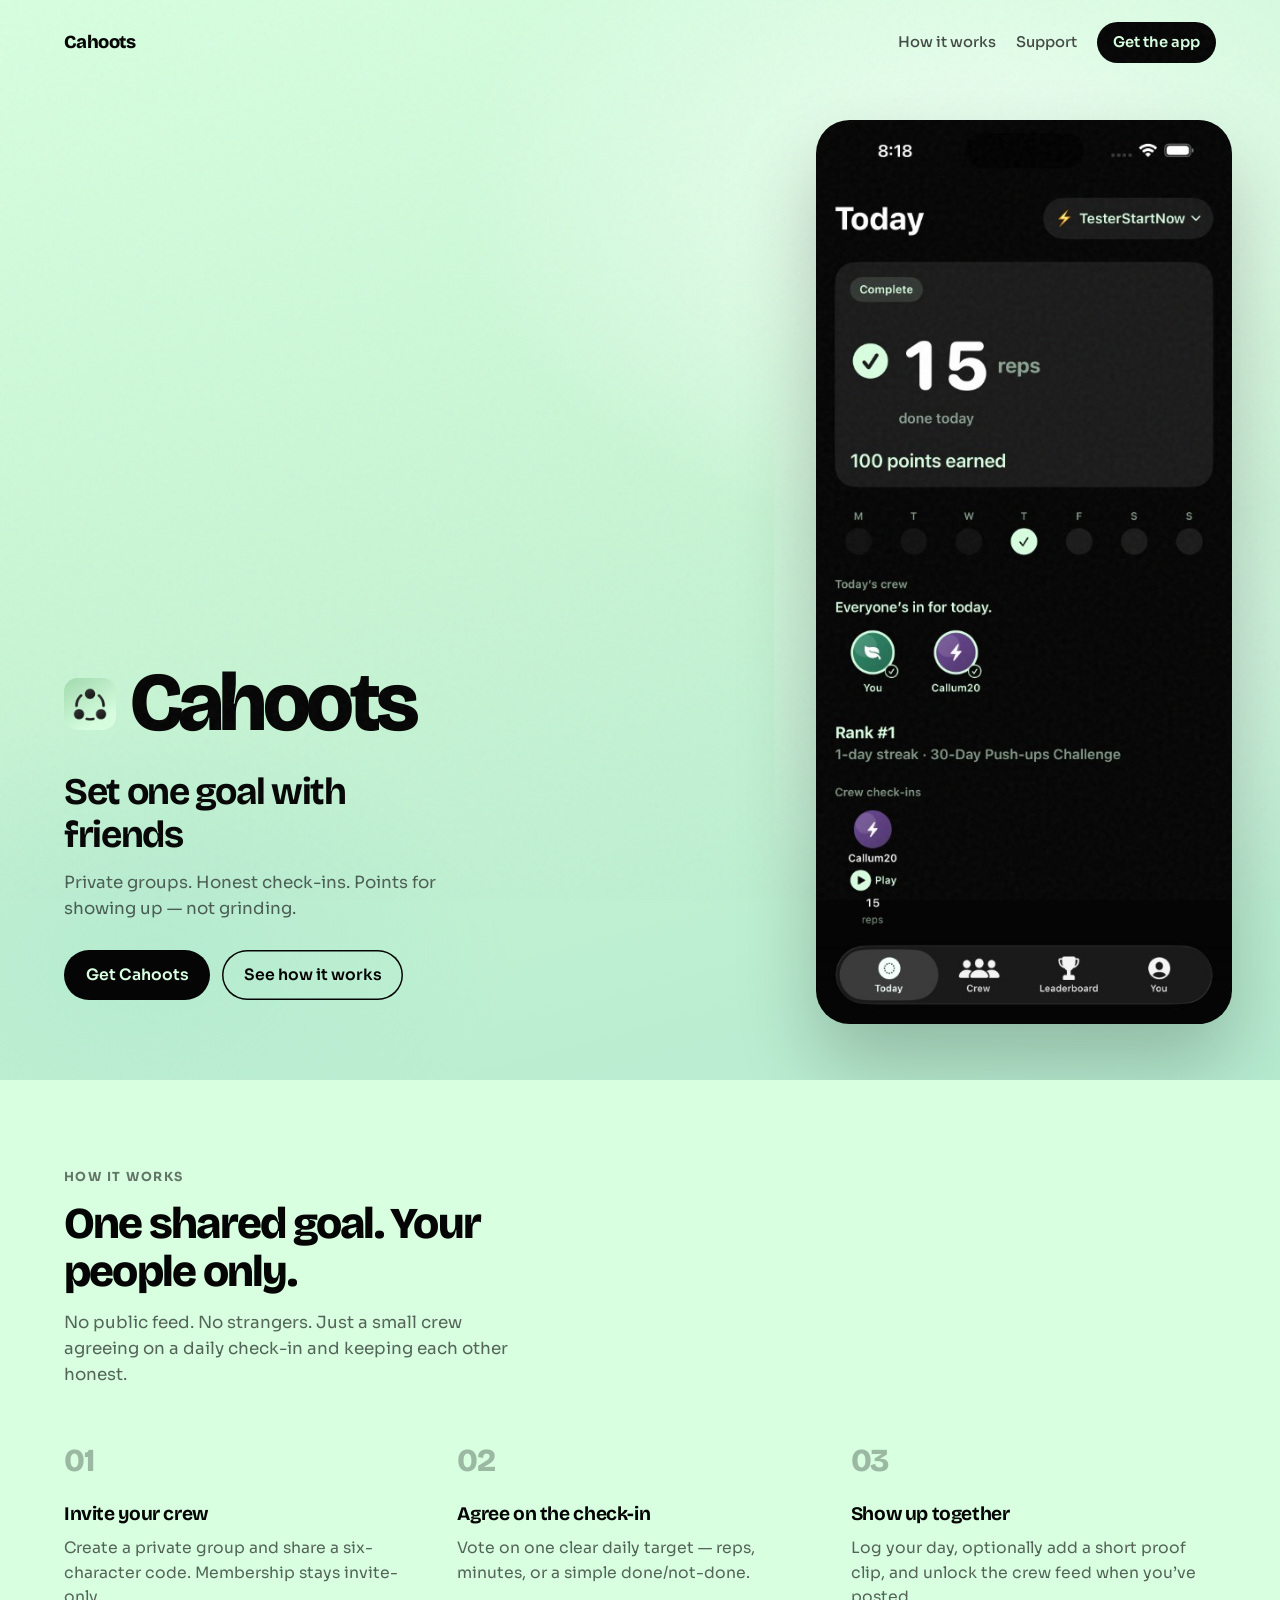
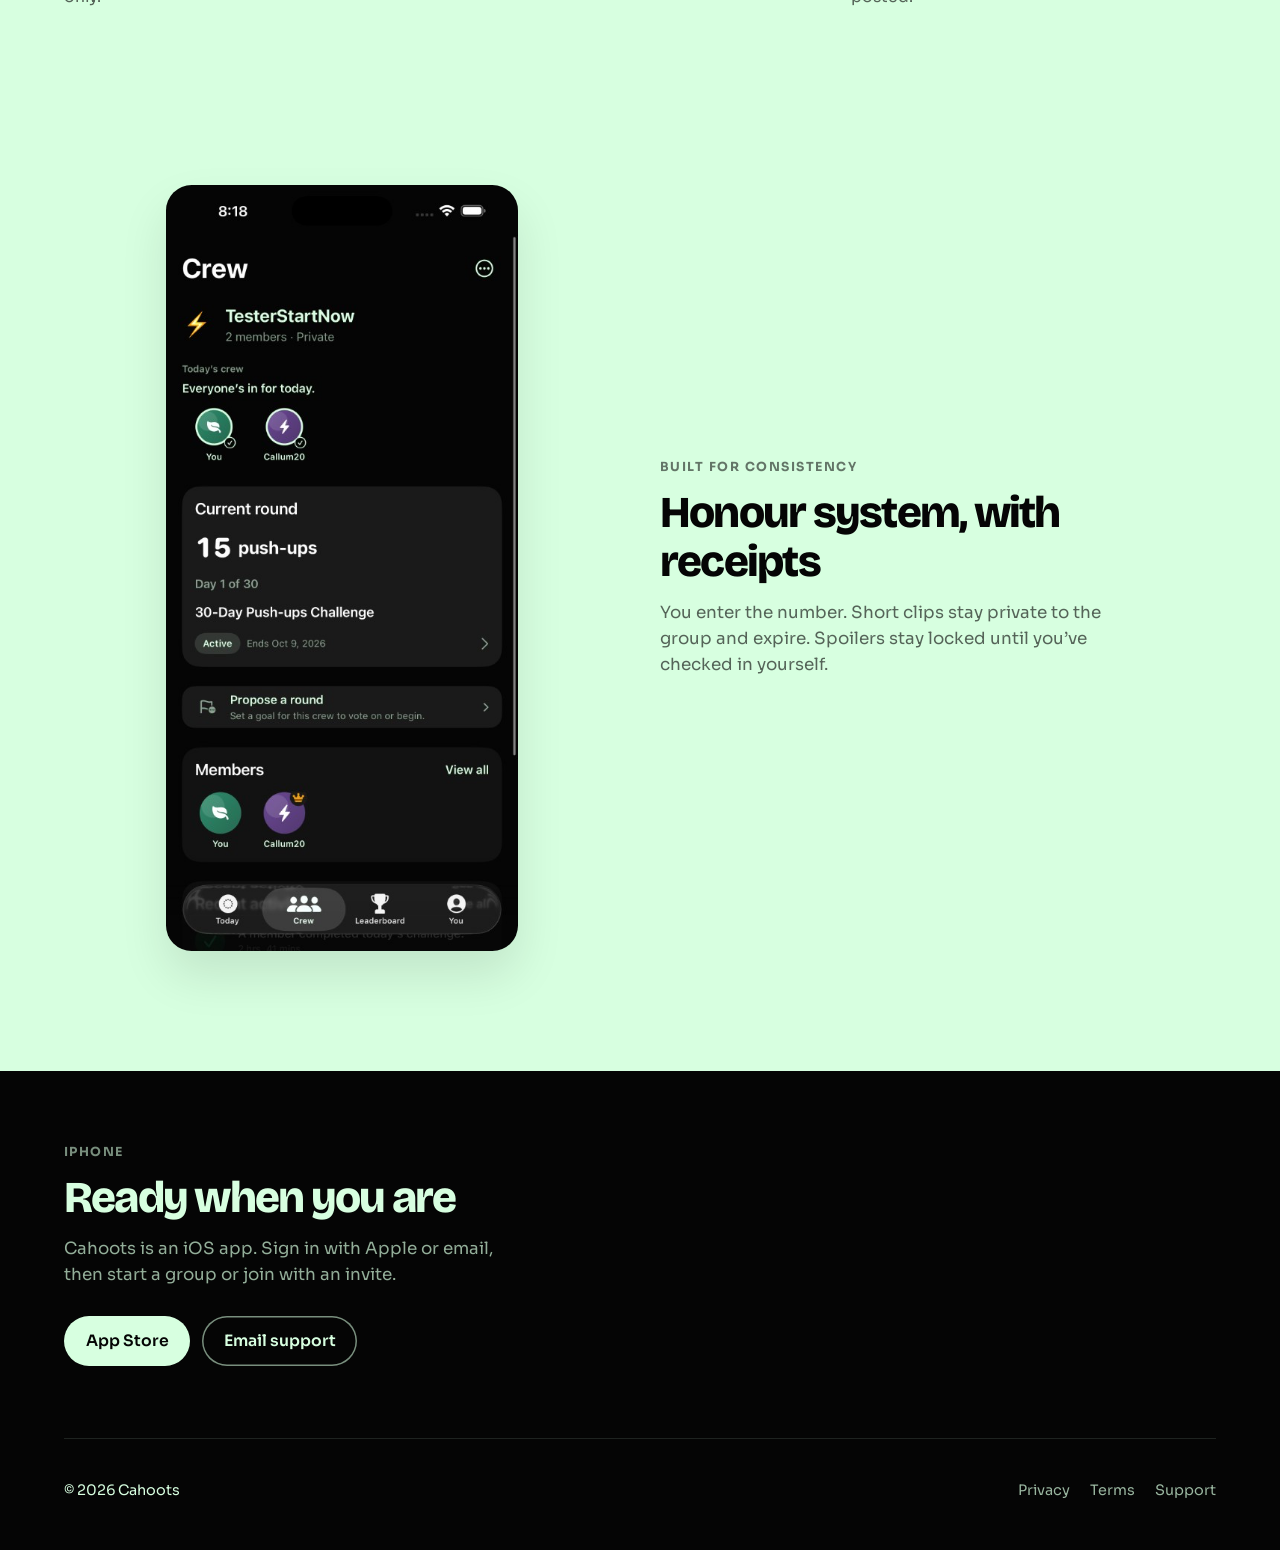
<file: index.html>
<!DOCTYPE html>
<html lang="en">
<head>
  <meta charset="utf-8">
  <meta name="viewport" content="width=device-width, initial-scale=1">
  <title>Cahoots — Set one goal with friends</title>
  <meta name="description" content="Cahoots is a private group check-in app. Agree on one daily goal, show up together, earn points for consistency — not grinding.">
  <meta property="og:title" content="Cahoots">
  <meta property="og:description" content="Set one goal with friends. Private groups, honest check-ins, shared streaks.">
  <meta property="og:image" content="assets/images/icon.png">
  <link rel="icon" href="assets/images/icon.png" type="image/png" media="(prefers-color-scheme: light)">
  <link rel="icon" href="assets/images/icon-dark.png" type="image/png" media="(prefers-color-scheme: dark)">
  <link rel="apple-touch-icon" href="assets/images/apple-touch-icon.png">
  <link rel="preconnect" href="https://fonts.googleapis.com">
  <link rel="preconnect" href="https://fonts.gstatic.com" crossorigin>
  <link href="https://fonts.googleapis.com/css2?family=Bricolage+Grotesque:opsz,wght@12..96,600..800&family=Sora:wght@400;500;600&display=swap" rel="stylesheet">
  <link rel="stylesheet" href="assets/css/site.css">
</head>
<body>
  <a class="skip" href="#main">Skip to content</a>

  <header class="hero" id="top">
    <nav class="site-nav" aria-label="Primary">
      <a class="wordmark" href="/">Cahoots</a>
      <div class="nav-links">
        <a href="#how">How it works</a>
        <a href="support/">Support</a>
        <a class="nav-cta" href="#get">Get the app</a>
      </div>
    </nav>

    <div class="hero-inner" id="main">
      <div class="hero-copy">
        <div class="brand-lockup reveal">
          <img src="assets/images/icon.png" width="52" height="52" alt="">
          <p class="brand-name">Cahoots</p>
        </div>
        <h1 class="hero-line reveal reveal-delay-1">Set one goal with friends</h1>
        <p class="hero-sub reveal reveal-delay-2">Private groups. Honest check-ins. Points for showing up — not grinding.</p>
        <div class="cta-row reveal reveal-delay-3">
          <a class="btn btn-primary" href="#get">Get Cahoots</a>
          <a class="btn btn-ghost" href="#how">See how it works</a>
        </div>
      </div>

      <div class="hero-visual reveal reveal-delay-4">
        <div class="phone-glow" aria-hidden="true"></div>
        <div class="phone-frame">
          <img src="assets/images/today.png" width="471" height="1024" alt="Cahoots Today screen showing today’s check-in and crew progress">
        </div>
      </div>
    </div>
  </header>

  <section class="section" id="how">
    <p class="section-kicker">How it works</p>
    <h2>One shared goal. Your people only.</h2>
    <p class="section-lead">No public feed. No strangers. Just a small crew agreeing on a daily check-in and keeping each other honest.</p>
    <div class="steps">
      <article class="step">
        <h3>Invite your crew</h3>
        <p>Create a private group and share a six-character code. Membership stays invite-only.</p>
      </article>
      <article class="step">
        <h3>Agree on the check-in</h3>
        <p>Vote on one clear daily target — reps, minutes, or a simple done/not-done.</p>
      </article>
      <article class="step">
        <h3>Show up together</h3>
        <p>Log your day, optionally add a short proof clip, and unlock the crew feed when you’ve posted.</p>
      </article>
    </div>
  </section>

  <section class="section">
    <div class="split">
      <div class="split-media">
        <img src="assets/images/crew.png" width="471" height="1024" alt="Cahoots Crew screen showing group status and the current round">
      </div>
      <div>
        <p class="section-kicker">Built for consistency</p>
        <h2>Honour system, with receipts</h2>
        <p class="section-lead">You enter the number. Short clips stay private to the group and expire. Spoilers stay locked until you’ve checked in yourself.</p>
      </div>
    </div>
  </section>

  <section class="band" id="get">
    <div class="section">
      <p class="section-kicker">iPhone</p>
      <h2>Ready when you are</h2>
      <p class="section-lead">Cahoots is an iOS app. Sign in with Apple or email, then start a group or join with an invite.</p>
      <div class="cta-row" style="margin-top: 1.75rem">
        <a class="btn btn-primary" href="https://apps.apple.com" rel="noopener">App Store</a>
        <a class="btn btn-ghost" href="mailto:callumgoconnor@gmail.com">Email support</a>
      </div>
    </div>
  </section>

  <div class="footer-on-dark">
    <footer class="site-footer">
      <span>© <span data-year></span> Cahoots</span>
      <nav aria-label="Footer">
        <a href="privacy/">Privacy</a>
        <a href="terms/">Terms</a>
        <a href="support/">Support</a>
      </nav>
    </footer>
  </div>

  <script>
    document.querySelector("[data-year]").textContent = new Date().getFullYear();
  </script>
</body>
</html>
</file>
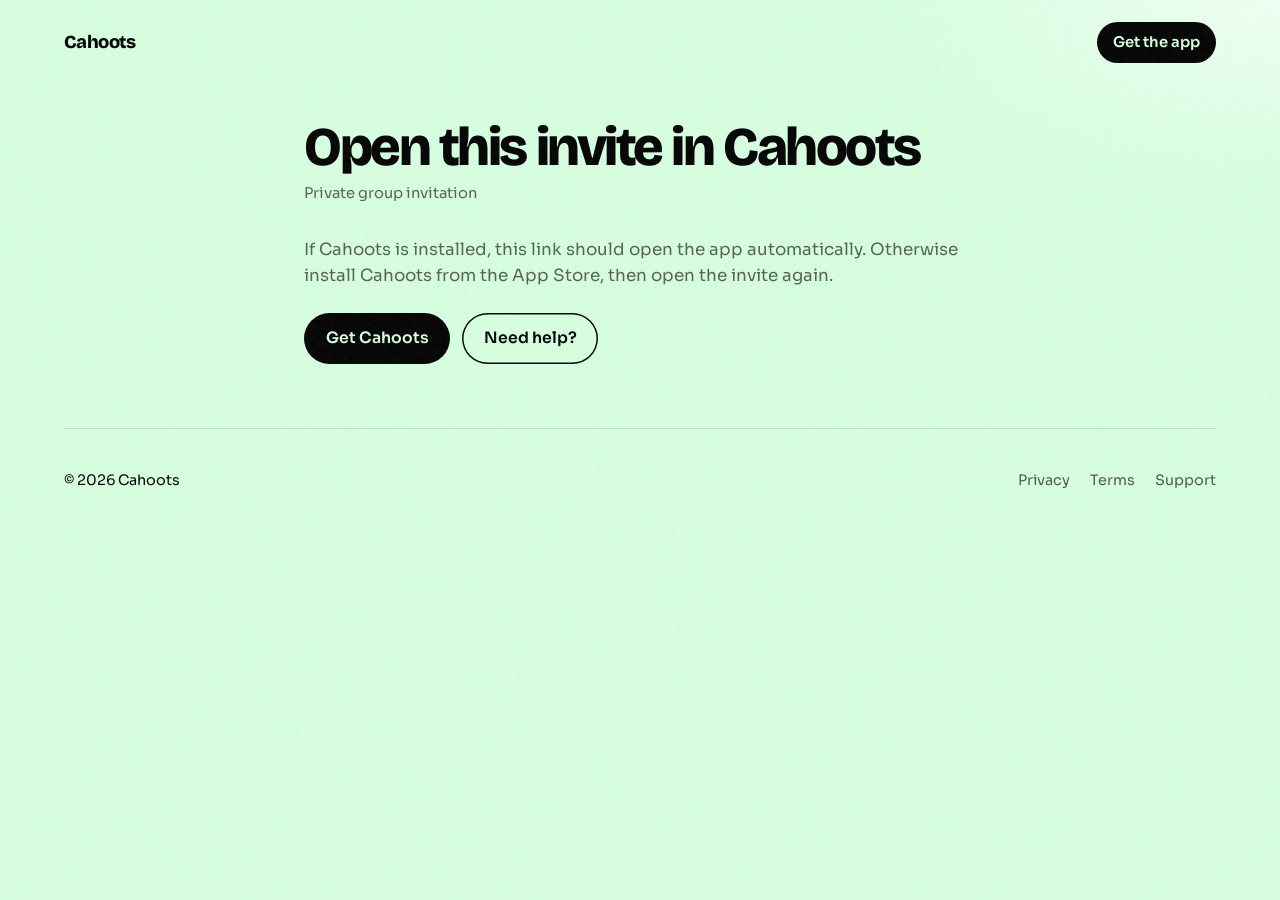
<file: join/index.html>
<!DOCTYPE html>
<html lang="en">
<head>
  <meta charset="utf-8">
  <meta name="viewport" content="width=device-width, initial-scale=1">
  <title>Join a group — Cahoots</title>
  <meta name="description" content="Open this invite in the Cahoots iPhone app.">
  <link rel="icon" href="../assets/images/icon.png" type="image/png" media="(prefers-color-scheme: light)">
  <link rel="icon" href="../assets/images/icon-dark.png" type="image/png" media="(prefers-color-scheme: dark)">
  <link rel="apple-touch-icon" href="../assets/images/apple-touch-icon.png">
  <link rel="preconnect" href="https://fonts.googleapis.com">
  <link rel="preconnect" href="https://fonts.gstatic.com" crossorigin>
  <link href="https://fonts.googleapis.com/css2?family=Bricolage+Grotesque:opsz,wght@12..96,600..800&family=Sora:wght@400;500;600&display=swap" rel="stylesheet">
  <link rel="stylesheet" href="../assets/css/site.css">
</head>
<body class="page-shell">
  <nav class="site-nav" aria-label="Primary">
    <a class="wordmark" href="/">Cahoots</a>
    <div class="nav-links">
      <a class="nav-cta" href="/#get">Get the app</a>
    </div>
  </nav>

  <main class="page-main" id="main">
    <h1>Open this invite in Cahoots</h1>
    <p class="page-meta">Private group invitation</p>
    <p>If Cahoots is installed, this link should open the app automatically. Otherwise install Cahoots from the App Store, then open the invite again.</p>
    <div class="cta-row" style="margin-top: 1.5rem">
      <a class="btn btn-primary" href="/#get">Get Cahoots</a>
      <a class="btn btn-ghost" href="../support/">Need help?</a>
    </div>
  </main>

  <footer class="site-footer">
    <span>© <span data-year></span> Cahoots</span>
    <nav aria-label="Footer">
      <a href="../privacy/">Privacy</a>
      <a href="../terms/">Terms</a>
      <a href="../support/">Support</a>
    </nav>
  </footer>
  <script>document.querySelector("[data-year]").textContent = new Date().getFullYear();</script>
</body>
</html>
</file>
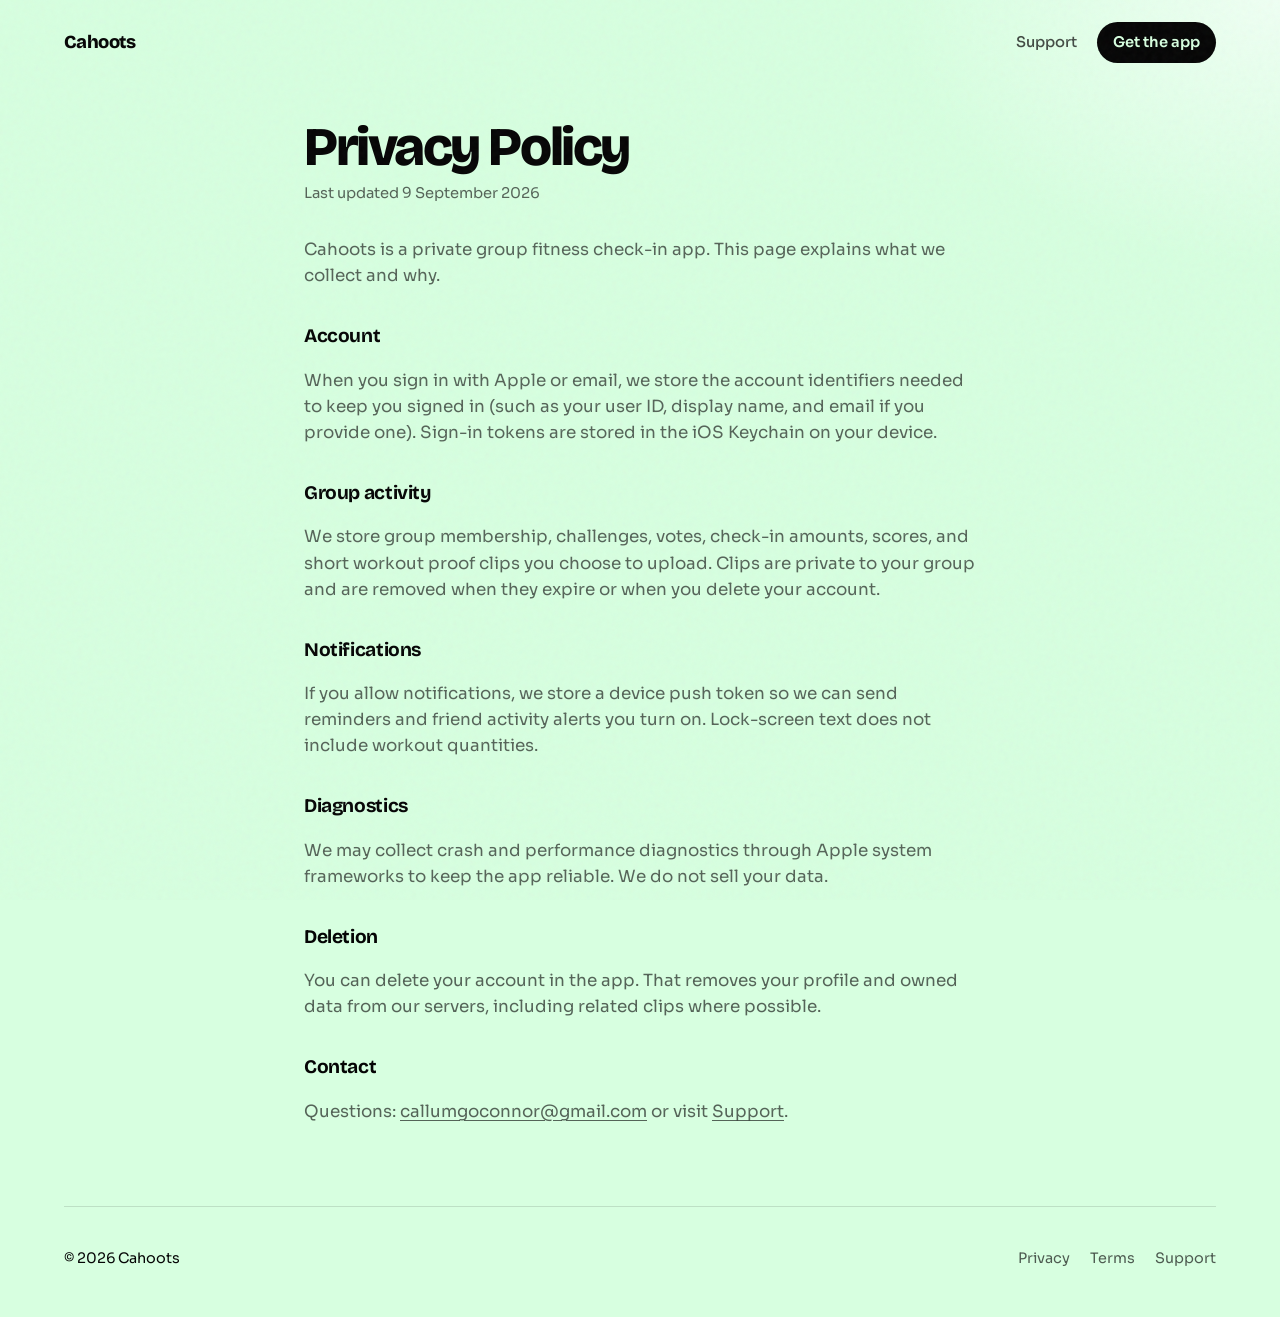
<file: privacy/index.html>
<!DOCTYPE html>
<html lang="en">
<head>
  <meta charset="utf-8">
  <meta name="viewport" content="width=device-width, initial-scale=1">
  <title>Privacy Policy — Cahoots</title>
  <meta name="description" content="Privacy Policy for the Cahoots iOS app.">
  <link rel="icon" href="../assets/images/icon.png" type="image/png" media="(prefers-color-scheme: light)">
  <link rel="icon" href="../assets/images/icon-dark.png" type="image/png" media="(prefers-color-scheme: dark)">
  <link rel="apple-touch-icon" href="../assets/images/apple-touch-icon.png">
  <link rel="preconnect" href="https://fonts.googleapis.com">
  <link rel="preconnect" href="https://fonts.gstatic.com" crossorigin>
  <link href="https://fonts.googleapis.com/css2?family=Bricolage+Grotesque:opsz,wght@12..96,600..800&family=Sora:wght@400;500;600&display=swap" rel="stylesheet">
  <link rel="stylesheet" href="../assets/css/site.css">
</head>
<body class="page-shell">
  <a class="skip" href="#main">Skip to content</a>
  <nav class="site-nav" aria-label="Primary">
    <a class="wordmark" href="/">Cahoots</a>
    <div class="nav-links">
      <a href="../support/">Support</a>
      <a class="nav-cta" href="/#get">Get the app</a>
    </div>
  </nav>

  <main class="page-main" id="main">
    <h1>Privacy Policy</h1>
    <p class="page-meta">Last updated 9 September 2026</p>

    <p>Cahoots is a private group fitness check-in app. This page explains what we collect and why.</p>

    <h2>Account</h2>
    <p>When you sign in with Apple or email, we store the account identifiers needed to keep you signed in (such as your user ID, display name, and email if you provide one). Sign-in tokens are stored in the iOS Keychain on your device.</p>

    <h2>Group activity</h2>
    <p>We store group membership, challenges, votes, check-in amounts, scores, and short workout proof clips you choose to upload. Clips are private to your group and are removed when they expire or when you delete your account.</p>

    <h2>Notifications</h2>
    <p>If you allow notifications, we store a device push token so we can send reminders and friend activity alerts you turn on. Lock-screen text does not include workout quantities.</p>

    <h2>Diagnostics</h2>
    <p>We may collect crash and performance diagnostics through Apple system frameworks to keep the app reliable. We do not sell your data.</p>

    <h2>Deletion</h2>
    <p>You can delete your account in the app. That removes your profile and owned data from our servers, including related clips where possible.</p>

    <h2>Contact</h2>
    <p>Questions: <a href="mailto:callumgoconnor@gmail.com">callumgoconnor@gmail.com</a> or visit <a href="../support/">Support</a>.</p>
  </main>

  <footer class="site-footer">
    <span>© <span data-year></span> Cahoots</span>
    <nav aria-label="Footer">
      <a href="../privacy/" aria-current="page">Privacy</a>
      <a href="../terms/">Terms</a>
      <a href="../support/">Support</a>
    </nav>
  </footer>
  <script>document.querySelector("[data-year]").textContent = new Date().getFullYear();</script>
</body>
</html>
</file>
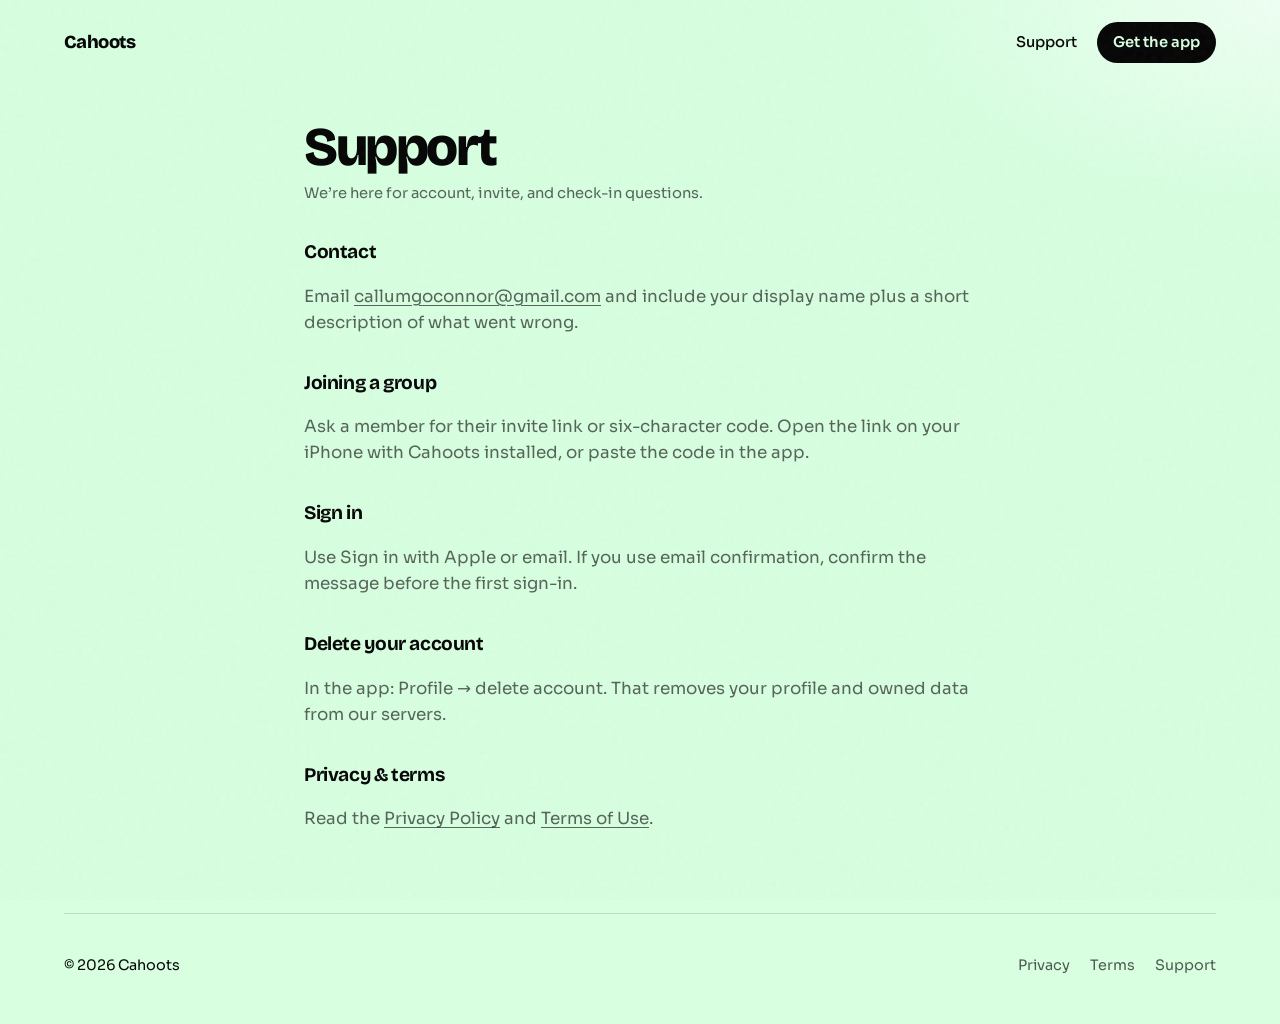
<file: support/index.html>
<!DOCTYPE html>
<html lang="en">
<head>
  <meta charset="utf-8">
  <meta name="viewport" content="width=device-width, initial-scale=1">
  <title>Support — Cahoots</title>
  <meta name="description" content="Get help with Cahoots — invites, check-ins, account, and privacy.">
  <link rel="icon" href="../assets/images/icon.png" type="image/png" media="(prefers-color-scheme: light)">
  <link rel="icon" href="../assets/images/icon-dark.png" type="image/png" media="(prefers-color-scheme: dark)">
  <link rel="apple-touch-icon" href="../assets/images/apple-touch-icon.png">
  <link rel="preconnect" href="https://fonts.googleapis.com">
  <link rel="preconnect" href="https://fonts.gstatic.com" crossorigin>
  <link href="https://fonts.googleapis.com/css2?family=Bricolage+Grotesque:opsz,wght@12..96,600..800&family=Sora:wght@400;500;600&display=swap" rel="stylesheet">
  <link rel="stylesheet" href="../assets/css/site.css">
</head>
<body class="page-shell">
  <a class="skip" href="#main">Skip to content</a>
  <nav class="site-nav" aria-label="Primary">
    <a class="wordmark" href="/">Cahoots</a>
    <div class="nav-links">
      <a href="../support/" aria-current="page">Support</a>
      <a class="nav-cta" href="/#get">Get the app</a>
    </div>
  </nav>

  <main class="page-main" id="main">
    <h1>Support</h1>
    <p class="page-meta">We’re here for account, invite, and check-in questions.</p>

    <h2>Contact</h2>
    <p>Email <a href="mailto:callumgoconnor@gmail.com">callumgoconnor@gmail.com</a> and include your display name plus a short description of what went wrong.</p>

    <h2>Joining a group</h2>
    <p>Ask a member for their invite link or six-character code. Open the link on your iPhone with Cahoots installed, or paste the code in the app.</p>

    <h2>Sign in</h2>
    <p>Use Sign in with Apple or email. If you use email confirmation, confirm the message before the first sign-in.</p>

    <h2>Delete your account</h2>
    <p>In the app: Profile → delete account. That removes your profile and owned data from our servers.</p>

    <h2>Privacy &amp; terms</h2>
    <p>Read the <a href="../privacy/">Privacy Policy</a> and <a href="../terms/">Terms of Use</a>.</p>
  </main>

  <footer class="site-footer">
    <span>© <span data-year></span> Cahoots</span>
    <nav aria-label="Footer">
      <a href="../privacy/">Privacy</a>
      <a href="../terms/">Terms</a>
      <a href="../support/" aria-current="page">Support</a>
    </nav>
  </footer>
  <script>document.querySelector("[data-year]").textContent = new Date().getFullYear();</script>
</body>
</html>
</file>
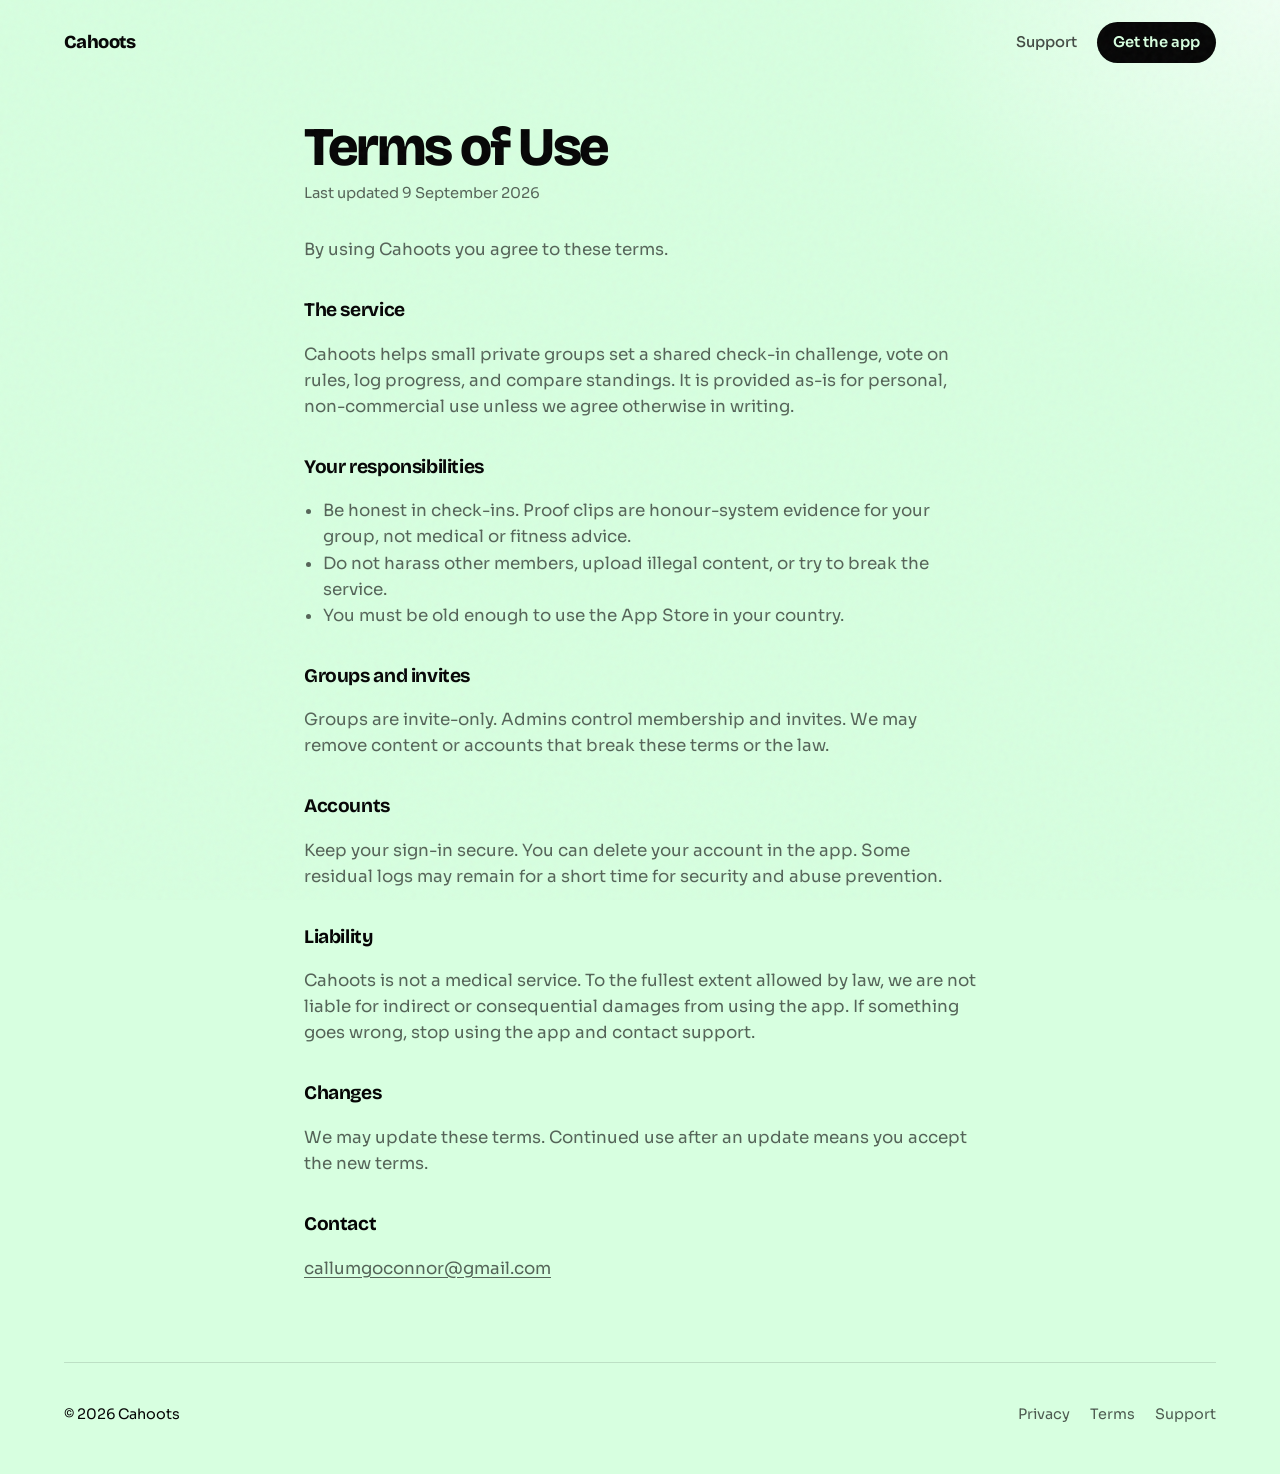
<file: terms/index.html>
<!DOCTYPE html>
<html lang="en">
<head>
  <meta charset="utf-8">
  <meta name="viewport" content="width=device-width, initial-scale=1">
  <title>Terms of Use — Cahoots</title>
  <meta name="description" content="Terms of Use for the Cahoots iOS app.">
  <link rel="icon" href="../assets/images/icon.png" type="image/png" media="(prefers-color-scheme: light)">
  <link rel="icon" href="../assets/images/icon-dark.png" type="image/png" media="(prefers-color-scheme: dark)">
  <link rel="apple-touch-icon" href="../assets/images/apple-touch-icon.png">
  <link rel="preconnect" href="https://fonts.googleapis.com">
  <link rel="preconnect" href="https://fonts.gstatic.com" crossorigin>
  <link href="https://fonts.googleapis.com/css2?family=Bricolage+Grotesque:opsz,wght@12..96,600..800&family=Sora:wght@400;500;600&display=swap" rel="stylesheet">
  <link rel="stylesheet" href="../assets/css/site.css">
</head>
<body class="page-shell">
  <a class="skip" href="#main">Skip to content</a>
  <nav class="site-nav" aria-label="Primary">
    <a class="wordmark" href="/">Cahoots</a>
    <div class="nav-links">
      <a href="../support/">Support</a>
      <a class="nav-cta" href="/#get">Get the app</a>
    </div>
  </nav>

  <main class="page-main" id="main">
    <h1>Terms of Use</h1>
    <p class="page-meta">Last updated 9 September 2026</p>

    <p>By using Cahoots you agree to these terms.</p>

    <h2>The service</h2>
    <p>Cahoots helps small private groups set a shared check-in challenge, vote on rules, log progress, and compare standings. It is provided as-is for personal, non-commercial use unless we agree otherwise in writing.</p>

    <h2>Your responsibilities</h2>
    <ul>
      <li>Be honest in check-ins. Proof clips are honour-system evidence for your group, not medical or fitness advice.</li>
      <li>Do not harass other members, upload illegal content, or try to break the service.</li>
      <li>You must be old enough to use the App Store in your country.</li>
    </ul>

    <h2>Groups and invites</h2>
    <p>Groups are invite-only. Admins control membership and invites. We may remove content or accounts that break these terms or the law.</p>

    <h2>Accounts</h2>
    <p>Keep your sign-in secure. You can delete your account in the app. Some residual logs may remain for a short time for security and abuse prevention.</p>

    <h2>Liability</h2>
    <p>Cahoots is not a medical service. To the fullest extent allowed by law, we are not liable for indirect or consequential damages from using the app. If something goes wrong, stop using the app and contact support.</p>

    <h2>Changes</h2>
    <p>We may update these terms. Continued use after an update means you accept the new terms.</p>

    <h2>Contact</h2>
    <p><a href="mailto:callumgoconnor@gmail.com">callumgoconnor@gmail.com</a></p>
  </main>

  <footer class="site-footer">
    <span>© <span data-year></span> Cahoots</span>
    <nav aria-label="Footer">
      <a href="../privacy/">Privacy</a>
      <a href="../terms/" aria-current="page">Terms</a>
      <a href="../support/">Support</a>
    </nav>
  </footer>
  <script>document.querySelector("[data-year]").textContent = new Date().getFullYear();</script>
</body>
</html>
</file>
<file: assets/css/site.css>
/* Cahoots marketing site — mint field, near-black ink */
:root {
  --mint: #d7ffe0;
  --mint-deep: #b6ebd0;
  --mint-glow: #effff3;
  --ink: #050505;
  --ink-soft: rgba(5, 5, 5, 0.62);
  --ink-faint: rgba(5, 5, 5, 0.12);
  --raised: #baebc9;
  --danger: #c62828;
  --font-display: "Bricolage Grotesque", system-ui, sans-serif;
  --font-body: "Sora", system-ui, sans-serif;
  --page: min(72rem, calc(100% - 2.5rem));
  --ease: cubic-bezier(0.22, 1, 0.36, 1);
}

*,
*::before,
*::after {
  box-sizing: border-box;
}

html {
  scroll-behavior: smooth;
}

body {
  margin: 0;
  color: var(--ink);
  background: var(--mint);
  font-family: var(--font-body);
  font-size: 1.05rem;
  line-height: 1.55;
  -webkit-font-smoothing: antialiased;
  text-rendering: optimizeLegibility;
}

body::before {
  content: "";
  position: fixed;
  inset: 0;
  pointer-events: none;
  z-index: 50;
  opacity: 0.045;
  background-image: url("data:image/svg+xml,%3Csvg viewBox='0 0 200 200' xmlns='http://www.w3.org/2000/svg'%3E%3Cfilter id='n'%3E%3CfeTurbulence type='fractalNoise' baseFrequency='0.85' numOctaves='4' stitchTiles='stitch'/%3E%3C/filter%3E%3Crect width='100%25' height='100%25' filter='url(%23n)'/%3E%3C/svg%3E");
}

img {
  max-width: 100%;
  display: block;
}

a {
  color: inherit;
}

.skip {
  position: absolute;
  left: -999px;
  top: 0;
}

.skip:focus {
  left: 1rem;
  top: 1rem;
  z-index: 100;
  background: var(--ink);
  color: var(--mint);
  padding: 0.6rem 1rem;
}

/* —— Nav —— */
.site-nav {
  position: absolute;
  inset: 0 0 auto;
  z-index: 20;
  display: flex;
  align-items: center;
  justify-content: space-between;
  width: var(--page);
  margin: 0 auto;
  padding: 1.35rem 0;
}

.wordmark {
  font-family: var(--font-display);
  font-weight: 800;
  font-size: 1.15rem;
  letter-spacing: -0.03em;
  text-decoration: none;
}

.nav-links {
  display: flex;
  gap: 1.25rem;
  align-items: center;
  font-size: 0.92rem;
  font-weight: 500;
}

.nav-links a {
  text-decoration: none;
  opacity: 0.72;
  transition: opacity 160ms var(--ease);
}

.nav-links a:hover,
.nav-links a[aria-current="page"] {
  opacity: 1;
}

.nav-cta {
  display: inline-flex;
  align-items: center;
  justify-content: center;
  min-height: 2.6rem;
  padding: 0 1rem;
  border-radius: 999px;
  background: var(--ink);
  color: var(--mint) !important;
  opacity: 1 !important;
  text-decoration: none;
  font-weight: 600;
  transition: transform 200ms var(--ease);
}

.nav-cta:hover {
  transform: translateY(-1px);
}

/* —— Hero —— */
.hero {
  position: relative;
  min-height: 100svh;
  display: grid;
  align-items: end;
  overflow: hidden;
  background:
    radial-gradient(ellipse 70% 55% at 78% 18%, var(--mint-glow), transparent 60%),
    radial-gradient(ellipse 50% 40% at 12% 88%, var(--mint-deep), transparent 55%),
    linear-gradient(165deg, var(--mint) 0%, #c8f5d4 48%, var(--mint-deep) 100%);
}

.hero-inner {
  width: var(--page);
  margin: 0 auto;
  padding: 7.5rem 0 3.5rem;
  display: grid;
  grid-template-columns: 1.05fr 0.95fr;
  gap: 2rem;
  align-items: end;
}

.hero-copy {
  padding-bottom: 1.5rem;
  max-width: 34rem;
}

.brand-lockup {
  display: flex;
  align-items: center;
  gap: 0.85rem;
  margin-bottom: 1.75rem;
}

.brand-lockup img {
  width: 3.25rem;
  height: 3.25rem;
  border-radius: 0.85rem;
}

.brand-name {
  font-family: var(--font-display);
  font-weight: 800;
  font-size: clamp(2.8rem, 7vw, 5.2rem);
  line-height: 0.92;
  letter-spacing: -0.055em;
  margin: 0;
}

.hero-line {
  font-family: var(--font-display);
  font-weight: 700;
  font-size: clamp(1.55rem, 3.2vw, 2.35rem);
  letter-spacing: -0.035em;
  line-height: 1.15;
  margin: 0 0 0.85rem;
  max-width: 16ch;
}

.hero-sub {
  margin: 0 0 1.75rem;
  color: var(--ink-soft);
  font-size: 1.05rem;
  max-width: 32ch;
}

.cta-row {
  display: flex;
  flex-wrap: wrap;
  gap: 0.75rem;
  align-items: center;
}

.btn {
  display: inline-flex;
  align-items: center;
  justify-content: center;
  min-height: 3.15rem;
  padding: 0 1.35rem;
  border-radius: 999px;
  font-family: var(--font-body);
  font-weight: 600;
  font-size: 0.98rem;
  text-decoration: none;
  border: none;
  cursor: pointer;
  transition: transform 200ms var(--ease), background 200ms var(--ease);
}

.btn:hover {
  transform: translateY(-2px);
}

.btn-primary {
  background: var(--ink);
  color: var(--mint);
}

.btn-ghost {
  background: transparent;
  color: var(--ink);
  box-shadow: inset 0 0 0 1.5px var(--ink);
}

.hero-visual {
  position: relative;
  justify-self: end;
  width: min(100%, 26rem);
  margin-right: -1rem;
}

.phone-frame {
  position: relative;
  background: transparent;
  box-shadow: 0 40px 80px rgba(5, 5, 5, 0.22);
  border-radius: 2.1rem;
  overflow: hidden;
}

.phone-frame img {
  width: 100%;
  height: auto;
  display: block;
}

.phone-glow {
  position: absolute;
  inset: 18% -20% -10% -10%;
  background: radial-gradient(circle at 50% 40%, rgba(255, 255, 255, 0.55), transparent 65%);
  pointer-events: none;
  z-index: -1;
}

/* reveal motion */
.reveal {
  opacity: 0;
  transform: translateY(1.25rem);
  animation: rise 900ms var(--ease) forwards;
}

.reveal-delay-1 { animation-delay: 120ms; }
.reveal-delay-2 { animation-delay: 240ms; }
.reveal-delay-3 { animation-delay: 380ms; }
.reveal-delay-4 { animation-delay: 520ms; }

@keyframes rise {
  to {
    opacity: 1;
    transform: translateY(0);
  }
}

@media (prefers-reduced-motion: reduce) {
  .reveal {
    opacity: 1;
    transform: none;
    animation: none;
  }
  .btn:hover,
  .nav-cta:hover {
    transform: none;
  }
}

/* —— Sections —— */
.section {
  width: var(--page);
  margin: 0 auto;
  padding: 5.5rem 0;
}

.section-kicker {
  font-size: 0.78rem;
  font-weight: 700;
  letter-spacing: 0.12em;
  text-transform: uppercase;
  opacity: 0.55;
  margin: 0 0 0.75rem;
}

.section h2 {
  font-family: var(--font-display);
  font-weight: 800;
  font-size: clamp(1.8rem, 3.5vw, 2.75rem);
  letter-spacing: -0.04em;
  line-height: 1.1;
  margin: 0 0 0.85rem;
  max-width: 16ch;
}

.section-lead {
  margin: 0;
  color: var(--ink-soft);
  max-width: 38ch;
}

.steps {
  display: grid;
  grid-template-columns: repeat(3, 1fr);
  gap: 1.75rem;
  margin-top: 2.75rem;
  counter-reset: step;
}

.step {
  position: relative;
  padding-top: 0.25rem;
}

.step::before {
  counter-increment: step;
  content: counter(step, decimal-leading-zero);
  display: block;
  font-family: var(--font-display);
  font-weight: 800;
  font-size: 2rem;
  letter-spacing: -0.04em;
  margin-bottom: 0.85rem;
  opacity: 0.28;
}

.step h3 {
  font-family: var(--font-display);
  font-size: 1.2rem;
  font-weight: 700;
  letter-spacing: -0.02em;
  margin: 0 0 0.45rem;
}

.step p {
  margin: 0;
  color: var(--ink-soft);
  font-size: 0.98rem;
}

.split {
  display: grid;
  grid-template-columns: 1fr 1fr;
  gap: 2.5rem;
  align-items: center;
}

.split-media {
  background: transparent;
  box-shadow: 0 24px 48px rgba(5, 5, 5, 0.1);
  width: min(100%, 22rem);
  justify-self: center;
  border-radius: 1.6rem;
  overflow: hidden;
}

.split-media img {
  width: 100%;
  height: auto;
  display: block;
}

.band {
  background: var(--ink);
  color: var(--mint);
  margin-top: 2rem;
}

.band .section {
  padding: 4.5rem 0;
}

.band .section-lead {
  color: rgba(215, 255, 224, 0.68);
}

.band .btn-primary {
  background: var(--mint);
  color: var(--ink);
}

.band .btn-ghost {
  color: var(--mint);
  box-shadow: inset 0 0 0 1.5px rgba(215, 255, 224, 0.55);
}

/* —— Legal / inner pages —— */
.page-shell {
  min-height: 100svh;
  background:
    radial-gradient(ellipse 60% 40% at 100% 0%, var(--mint-glow), transparent 50%),
    var(--mint);
}

.page-main {
  width: var(--page);
  margin: 0 auto;
  padding: 7.5rem 0 4rem;
  max-width: 42rem;
}

.page-main h1 {
  font-family: var(--font-display);
  font-weight: 800;
  font-size: clamp(2.2rem, 5vw, 3.4rem);
  letter-spacing: -0.045em;
  line-height: 1;
  margin: 0 0 0.5rem;
}

.page-meta {
  color: var(--ink-soft);
  font-size: 0.92rem;
  margin: 0 0 2rem;
}

.page-main h2 {
  font-family: var(--font-display);
  font-size: 1.2rem;
  font-weight: 700;
  letter-spacing: -0.02em;
  margin: 2rem 0 0.55rem;
}

.page-main p,
.page-main li {
  color: var(--ink-soft);
}

.page-main ul {
  padding-left: 1.2rem;
}

.page-main a {
  text-decoration-thickness: 1px;
  text-underline-offset: 0.18em;
}

/* —— Footer —— */
.site-footer {
  width: var(--page);
  margin: 0 auto;
  padding: 2.5rem 0 3rem;
  display: flex;
  flex-wrap: wrap;
  gap: 1rem 2rem;
  justify-content: space-between;
  align-items: center;
  border-top: 1px solid var(--ink-faint);
  font-size: 0.9rem;
}

.site-footer nav {
  display: flex;
  flex-wrap: wrap;
  gap: 1rem 1.25rem;
}

.site-footer a {
  text-decoration: none;
  opacity: 0.65;
}

.site-footer a:hover {
  opacity: 1;
}

.band + .site-footer,
.band ~ .site-footer {
  border-top-color: transparent;
}

.footer-on-dark {
  background: var(--ink);
  color: var(--mint);
}

.footer-on-dark .site-footer {
  border-top: 1px solid rgba(215, 255, 224, 0.12);
}

.footer-on-dark a {
  opacity: 0.7;
}

/* —— Responsive —— */
@media (max-width: 860px) {
  .hero-inner {
    grid-template-columns: 1fr;
    padding-top: 6.5rem;
    gap: 2.5rem;
  }

  .hero-visual {
    justify-self: center;
    width: min(100%, 20rem);
    margin-right: 0;
  }

  .steps,
  .split {
    grid-template-columns: 1fr;
  }

  .nav-links a:not(.nav-cta) {
    display: none;
  }
}
</file>
